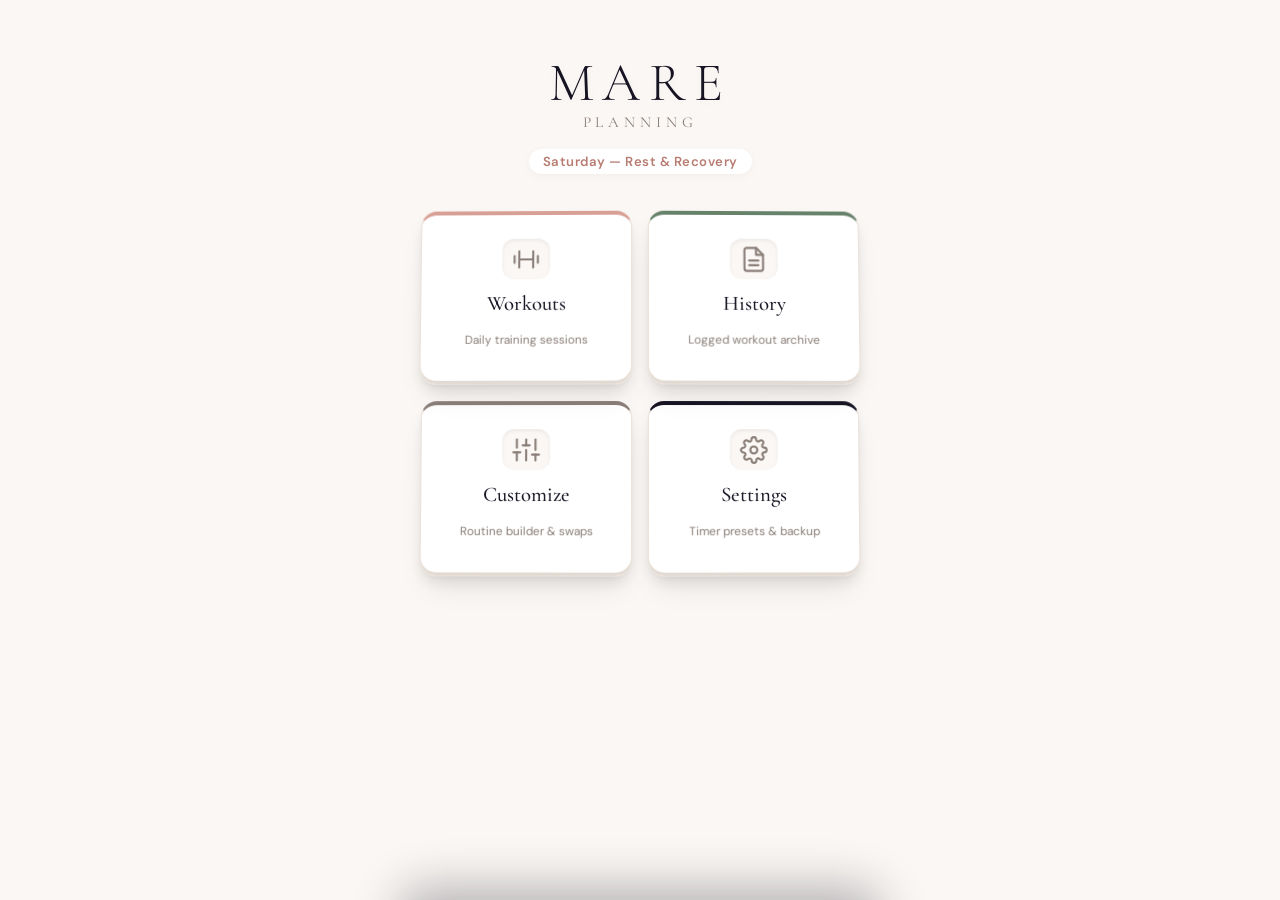
<file: index.html>
<!DOCTYPE html>
<html lang="en">
<head>
  <meta charset="UTF-8" />
  <meta name="viewport" content="width=device-width, initial-scale=1.0, viewport-fit=cover, user-scalable=no" />
  <title>MARE Planning</title>
  <meta name="description" content="Personal training companion" />
  <meta name="theme-color" content="#faf7f4" />
  <meta name="apple-mobile-web-app-capable" content="yes" />
  <meta name="apple-mobile-web-app-status-bar-style" content="default" />
  <meta name="apple-mobile-web-app-title" content="MARE Planning" />
  <link rel="manifest" href="manifest.json" />
  <link rel="apple-touch-icon" href="images/icons/icon-192.png" />
  <link rel="preconnect" href="https://fonts.googleapis.com" />
  <link rel="preconnect" href="https://fonts.gstatic.com" crossorigin />
  <link href="https://fonts.googleapis.com/css2?family=Cormorant+Garamond:ital,wght@0,300;0,400;0,500;0,600;1,300;1,400&family=DM+Sans:ital,wght@0,300;0,400;0,500;0,600;1,400&display=swap" rel="stylesheet" />
  <link rel="stylesheet" href="css/app.css?v=16" />
  <link rel="stylesheet" href="css/transitions.css?v=16" />
  <script>
    window.MareApp = window.MareApp || {
      _queued: null,
      navigateTo: function(v, el) { this._queued = { view: v, el: el }; },
      goHome: function() { this._queued = { view: 'home', el: null }; }
    };
    if ('serviceWorker' in navigator) {
      navigator.serviceWorker.addEventListener('controllerchange', function() {
        window.location.reload();
      });
    }
  </script>
</head>
<body>

  <!-- ═══════════════════ HOME VIEW ═══════════════════ -->
  <section class="view-container view-active" id="view-home">
    <header class="home-header">
      <h1 class="masthead">MARE</h1>
      <p class="masthead-sub">Planning</p>
      <p class="today-label" id="home-today-label">Today's Training</p>
    </header>

    <div class="home-cards">
      <button class="home-card card-workouts" type="button" data-view="workouts" onclick="window.MareApp && window.MareApp.navigateTo('workouts', this)">
        <div class="card-icon">
          <svg width="28" height="28" viewBox="0 0 24 24" fill="none" stroke="currentColor" stroke-width="1.8" stroke-linecap="round" stroke-linejoin="round">
            <path d="M6 5v14M18 5v14M2 9v6M22 9v6M6 12h12"/>
          </svg>
        </div>
        <h2 class="card-title">Workouts</h2>
        <p class="card-subtitle">Daily training sessions</p>
      </button>

      <button class="home-card card-log" type="button" data-view="log" onclick="window.MareApp && window.MareApp.navigateTo('log', this)">
        <div class="card-icon">
          <svg width="28" height="28" viewBox="0 0 24 24" fill="none" stroke="currentColor" stroke-width="1.8" stroke-linecap="round" stroke-linejoin="round">
            <path d="M14 2H6a2 2 0 0 0-2 2v16a2 2 0 0 0 2 2h12a2 2 0 0 0 2-2V8z"/>
            <polyline points="14 2 14 8 20 8"/>
            <line x1="16" y1="13" x2="8" y2="13"/>
            <line x1="16" y1="17" x2="8" y2="17"/>
          </svg>
        </div>
        <h2 class="card-title">History</h2>
        <p class="card-subtitle">Logged workout archive</p>
      </button>

      <button class="home-card card-customize" type="button" data-view="customize" onclick="window.MareApp && window.MareApp.navigateTo('customize', this)">
        <div class="card-icon">
          <svg width="28" height="28" viewBox="0 0 24 24" fill="none" stroke="currentColor" stroke-width="1.8" stroke-linecap="round" stroke-linejoin="round">
            <line x1="4" y1="21" x2="4" y2="14"/>
            <line x1="4" y1="10" x2="4" y2="3"/>
            <line x1="12" y1="21" x2="12" y2="12"/>
            <line x1="12" y1="8" x2="12" y2="3"/>
            <line x1="20" y1="21" x2="20" y2="16"/>
            <line x1="20" y1="12" x2="20" y2="3"/>
            <line x1="1" y1="14" x2="7" y2="14"/>
            <line x1="9" y1="8" x2="15" y2="8"/>
            <line x1="17" y1="16" x2="23" y2="16"/>
          </svg>
        </div>
        <h2 class="card-title">Customize</h2>
        <p class="card-subtitle">Routine builder & swaps</p>
      </button>

      <button class="home-card card-settings" type="button" data-view="settings" onclick="window.MareApp && window.MareApp.navigateTo('settings', this)">
        <div class="card-icon">
          <svg width="28" height="28" viewBox="0 0 24 24" fill="none" stroke="currentColor" stroke-width="1.8" stroke-linecap="round" stroke-linejoin="round">
            <circle cx="12" cy="12" r="3"/>
            <path d="M19.4 15a1.65 1.65 0 0 0 .33 1.82l.06.06a2 2 0 0 1 0 2.83 2 2 0 0 1-2.83 0l-.06-.06a1.65 1.65 0 0 0-1.82-.33 1.65 1.65 0 0 0-1 1.51V21a2 2 0 0 1-2 2 2 2 0 0 1-2-2v-.09A1.65 1.65 0 0 0 9 19.4a1.65 1.65 0 0 0-1.82.33l-.06.06a2 2 0 0 1-2.83 0 2 2 0 0 1 0-2.83l.06-.06a1.65 1.65 0 0 0 .33-1.82 1.65 1.65 0 0 0-1.51-1H3a2 2 0 0 1-2-2 2 2 0 0 1 2-2h.09A1.65 1.65 0 0 0 4.6 9a1.65 1.65 0 0 0-.33-1.82l-.06-.06a2 2 0 0 1 0-2.83 2 2 0 0 1 2.83 0l.06.06a1.65 1.65 0 0 0 1.82.33H9a1.65 1.65 0 0 0 1-1.51V3a2 2 0 0 1 2-2 2 2 0 0 1 2 2v.09a1.65 1.65 0 0 0 1 1.51 1.65 1.65 0 0 0 1.82-.33l.06-.06a2 2 0 0 1 2.83 0 2 2 0 0 1 0 2.83l-.06.06a1.65 1.65 0 0 0-.33 1.82V9a1.65 1.65 0 0 0 1.51 1H21a2 2 0 0 1 2 2 2 2 0 0 1-2 2h-.09a1.65 1.65 0 0 0-1.51 1z"/>
          </svg>
        </div>
        <h2 class="card-title">Settings</h2>
        <p class="card-subtitle">Timer presets & backup</p>
      </button>
    </div>
  </section>

  <!-- ═══════════════════ WORKOUTS VIEW ═══════════════════ -->
  <section class="view-container" id="view-workouts">
    <header class="view-header">
      <button class="back-btn" aria-label="Back to home">
        <svg width="18" height="18" viewBox="0 0 24 24" fill="none" stroke="currentColor" stroke-width="2" stroke-linecap="round" stroke-linejoin="round">
          <line x1="19" y1="12" x2="5" y2="12"/>
          <polyline points="12 19 5 12 12 5"/>
        </svg>
        <span>Home</span>
      </button>
      <h1 class="view-title">Workouts</h1>
    </header>

    <div class="plan-toggle volume-toggle">
      <button class="plan-btn vol-btn active" data-plan="plan1" data-volume="plan1">Plan 1</button>
      <button class="plan-btn vol-btn" data-plan="plan2" data-volume="plan2">Plan 2</button>
      <button class="plan-btn vol-btn" data-plan="custom" data-volume="custom">Custom</button>
    </div>

    <!-- 7-day selector -->
    <div class="weekday-track" id="workout-weekday-track">
      <button class="day-chip" data-day="mon">Mon</button>
      <button class="day-chip" data-day="tue">Tue</button>
      <button class="day-chip" data-day="wed">Wed</button>
      <button class="day-chip" data-day="thu">Thu</button>
      <button class="day-chip" data-day="fri">Fri</button>
      <button class="day-chip" data-day="sat">Sat</button>
      <button class="day-chip" data-day="sun">Sun</button>
    </div>

    <div class="workout-day-header">
      <h2 class="workout-day-title" id="workout-day-title"></h2>
      <p class="workout-day-focus" id="workout-day-focus"></p>
    </div>

    <div class="exercise-list-container" id="exercise-list"></div>
  </section>

  <!-- ═══════════════════ HISTORY VIEW ═══════════════════ -->
  <section class="view-container" id="view-log">
    <header class="view-header">
      <button class="back-btn" aria-label="Back to home">
        <svg width="18" height="18" viewBox="0 0 24 24" fill="none" stroke="currentColor" stroke-width="2" stroke-linecap="round" stroke-linejoin="round">
          <line x1="19" y1="12" x2="5" y2="12"/>
          <polyline points="12 19 5 12 12 5"/>
        </svg>
        <span>Home</span>
      </button>
      <h1 class="view-title">History</h1>
    </header>
    <div id="log-content" class="view-body"></div>
  </section>

  <!-- ═══════════════════ CUSTOMIZE VIEW ═══════════════════ -->
  <section class="view-container" id="view-customize">
    <header class="view-header">
      <button class="back-btn" aria-label="Back to home">
        <svg width="18" height="18" viewBox="0 0 24 24" fill="none" stroke="currentColor" stroke-width="2" stroke-linecap="round" stroke-linejoin="round">
          <line x1="19" y1="12" x2="5" y2="12"/>
          <polyline points="12 19 5 12 12 5"/>
        </svg>
        <span>Home</span>
      </button>
      <h1 class="view-title">Customize</h1>
    </header>
    <div id="customize-content" class="view-body"></div>
  </section>

  <!-- ═══════════════════ SETTINGS VIEW ═══════════════════ -->
  <section class="view-container" id="view-settings">
    <header class="view-header">
      <button class="back-btn" aria-label="Back to home">
        <svg width="18" height="18" viewBox="0 0 24 24" fill="none" stroke="currentColor" stroke-width="2" stroke-linecap="round" stroke-linejoin="round">
          <line x1="19" y1="12" x2="5" y2="12"/>
          <polyline points="12 19 5 12 12 5"/>
        </svg>
        <span>Home</span>
      </button>
      <h1 class="view-title">Settings</h1>
    </header>
    <div id="settings-content" class="view-body"></div>
  </section>

  <!-- ═══════════════════ SOLID DETAIL MODAL (IPHONE 13 MINI OPTIMIZED) ═══════════════════ -->
  <div class="detail-sheet-backdrop" id="detail-backdrop"></div>
  <div class="detail-sheet" id="detail-sheet">
    <div class="drag-handle" id="detail-drag-handle"></div>
    <div class="detail-modal-body" id="detail-modal-content"></div>
  </div>

  <!-- ═══════════════════ FLOATING UNDO TOAST BANNER ═══════════════════ -->
  <div id="undo-toast" class="undo-toast hidden" role="status" aria-live="polite">
    <div class="undo-content">
      <div class="undo-text">
        <span class="undo-title">Session Saved</span>
        <span class="undo-sub">Workout compiled to History</span>
      </div>
      <button type="button" class="undo-btn" id="undo-toast-btn" aria-label="Undo session completion">Undo</button>
    </div>
    <div class="undo-progress-track">
      <div class="undo-progress-bar"></div>
    </div>
  </div>

  <!-- ═══════════════════ 3D CONFETTI CANVAS ═══════════════════ -->
  <canvas id="confetti-canvas" class="confetti-canvas"></canvas>

  <!-- Scripts -->
  <script src="js/data.js?v=16"></script>
  <script src="js/editor.js?v=16"></script>
  <script src="js/timer.js?v=16"></script>
  <script src="js/tracker.js?v=16"></script>
  <script src="js/confetti.js?v=16"></script>
  <script src="js/app.js?v=16"></script>
</body>
</html>
</file>
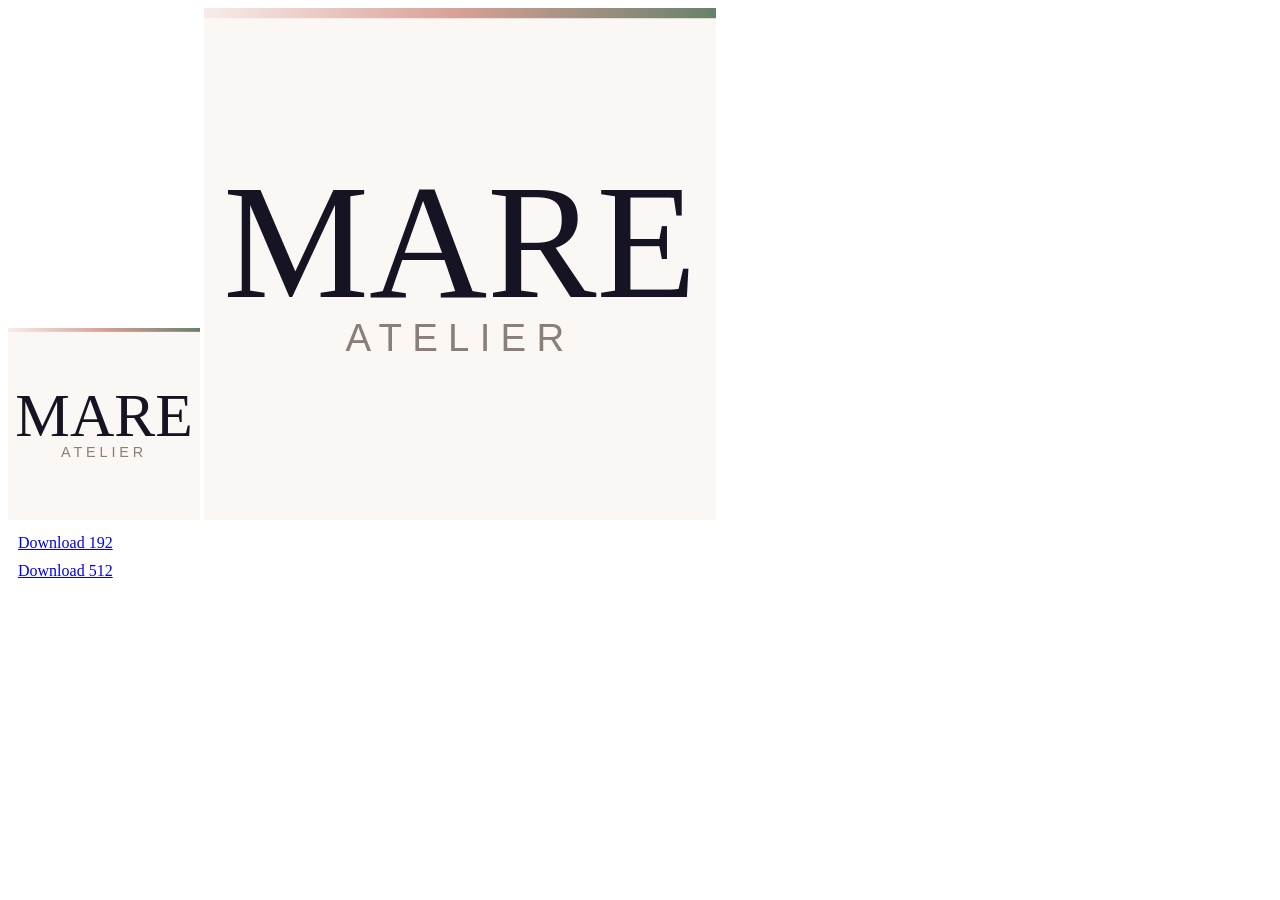
<file: images/icons/generate_icons.html>
<!DOCTYPE html>
<html><head><title>MARE Icon Generator</title></head>
<body>
<canvas id="c192" width="192" height="192"></canvas>
<canvas id="c512" width="512" height="512"></canvas>
<script>
function drawIcon(canvas, size) {
  const ctx = canvas.getContext('2d');
  // Background
  ctx.fillStyle = '#faf7f4';
  ctx.fillRect(0, 0, size, size);
  
  // Top accent line
  const grad = ctx.createLinearGradient(0, 0, size, 0);
  grad.addColorStop(0, '#f7ece9');
  grad.addColorStop(0.5, '#d89f95');
  grad.addColorStop(1, '#67826a');
  ctx.fillStyle = grad;
  ctx.fillRect(0, 0, size, size * 0.02);
  
  // Text
  ctx.fillStyle = '#161322';
  ctx.textAlign = 'center';
  ctx.textBaseline = 'middle';
  ctx.font = `300 ${size * 0.32}px Georgia, serif`;
  ctx.fillText('MARE', size / 2, size * 0.48);
  
  // Subtitle
  ctx.fillStyle = '#8a7e78';
  ctx.font = `300 ${size * 0.075}px sans-serif`;
  ctx.letterSpacing = `${size * 0.02}px`;
  ctx.fillText('ATELIER', size / 2, size * 0.65);
}

drawIcon(document.getElementById('c192'), 192);
drawIcon(document.getElementById('c512'), 512);

// Download links
['192', '512'].forEach(s => {
  const canvas = document.getElementById('c' + s);
  const link = document.createElement('a');
  link.download = 'icon-' + s + '.png';
  link.href = canvas.toDataURL('image/png');
  document.body.appendChild(link);
  link.textContent = 'Download ' + s;
  link.style.display = 'block';
  link.style.margin = '10px';
});
</script>
</body></html>
</file>
<file: css/app.css>
/* ═══════════════════════════════════════════════════════════
   MARE Planning — Physical Matte Neomorphism Design System
   ═══════════════════════════════════════════════════════════ */

:root {
  --cream: #faf7f4;
  --warm-white: #ffffff;
  --twilight: #161322;
  --blush: #d89f95;
  --blush-deep: #b87c72;
  --blush-soft: #f7ece9;
  --sage: #67826a;
  --sage-deep: #4f6852;
  --sage-soft: #eaf0eb;
  --stone: #8a7e78;
  --stone-light: #beb4ad;
  --border: #ebe2db;
  --border-dark: #d5c8be;
  --danger: #c47268;
  
  --font-serif: 'Cormorant Garamond', Georgia, serif;
  --font-sans: 'DM Sans', -apple-system, sans-serif;

  /* Physical Matte Elevation Shadows */
  --shadow-plate: 0 14px 28px -4px rgba(22, 19, 34, 0.08), 0 6px 12px -2px rgba(22, 19, 34, 0.04), inset 0 1px 0 rgba(255, 255, 255, 0.95);
  --shadow-plate-active: 0 4px 10px rgba(22, 19, 34, 0.05), inset 0 1px 0 rgba(255, 255, 255, 0.8);
  --shadow-float: 0 20px 40px -8px rgba(22, 19, 34, 0.12), 0 8px 16px -4px rgba(22, 19, 34, 0.06);
  --shadow-key: 0 4px 0 #cfc3b8, 0 6px 12px rgba(22, 19, 34, 0.08);
  --shadow-key-pressed: 0 1px 0 #cfc3b8, inset 0 2px 4px rgba(22, 19, 34, 0.1);
  --shadow-key-checked: 0 4px 0 var(--sage-deep), 0 6px 14px rgba(103, 130, 106, 0.3);
  --shadow-key-checked-pressed: 0 1px 0 var(--sage-deep), inset 0 2px 4px rgba(0, 0, 0, 0.15);
}

*, *::before, *::after {
  box-sizing: border-box;
  -webkit-tap-highlight-color: transparent;
}

body {
  margin: 0;
  padding: 0;
  background-color: var(--cream);
  color: var(--twilight);
  font-family: var(--font-sans);
  -webkit-font-smoothing: antialiased;
  padding-bottom: env(safe-area-inset-bottom, 20px);
  overflow-x: hidden;
}

::selection {
  background-color: var(--blush-soft);
}

h1, h2, h3 {
  font-family: var(--font-serif);
  margin: 0;
}

button {
  font-family: var(--font-sans);
  cursor: pointer;
}

input {
  font-family: var(--font-sans);
}

.hidden {
  display: none !important;
}

/* ── View System ── */
.view-container {
  display: none;
  max-width: 480px;
  margin: 0 auto;
  padding: 0 16px 32px;
  min-height: 100vh;
}

.view-container.view-active {
  display: block;
}

/* ── View Header ── */
.view-header {
  display: flex;
  align-items: center;
  gap: 12px;
  padding: 16px 0 20px;
  position: sticky;
  top: 0;
  background: var(--cream);
  z-index: 50;
}

.back-btn {
  background: var(--warm-white);
  border: 1px solid var(--border);
  box-shadow: 0 2px 6px rgba(22, 19, 34, 0.04);
  font-size: 0.88rem;
  color: var(--blush-deep);
  font-weight: 500;
  padding: 8px 14px;
  min-height: 42px;
  border-radius: 21px;
  display: flex;
  align-items: center;
  gap: 6px;
  transition: transform 0.1s ease, box-shadow 0.1s ease;
}

.back-btn:active {
  transform: scale(0.96);
  box-shadow: none;
}

.view-title {
  font-size: 1.5rem;
  font-weight: 400;
  letter-spacing: -0.3px;
}

.view-body {
  padding-bottom: 40px;
}

/* ═══════════════ HOME HUB ═══════════════ */
#view-home {
  padding-top: 0;
}

.home-header {
  text-align: center;
  padding: 56px 0 28px;
}

.masthead {
  font-family: var(--font-serif);
  font-size: 3.4rem;
  font-weight: 300;
  letter-spacing: 0.16em;
  color: var(--twilight);
  line-height: 1;
  margin-bottom: 3px;
  text-shadow: 0 2px 8px rgba(22, 19, 34, 0.05);
}

.masthead-sub {
  font-family: var(--font-serif);
  font-size: 0.95rem;
  font-weight: 400;
  color: var(--stone);
  letter-spacing: 0.32em;
  text-transform: uppercase;
  margin: 0 0 18px;
}

.today-label {
  font-size: 0.82rem;
  color: var(--blush-deep);
  font-weight: 600;
  letter-spacing: 0.5px;
  margin: 0;
  display: inline-block;
  padding: 4px 14px;
  background: var(--warm-white);
  border-radius: 99px;
  box-shadow: 0 2px 8px rgba(22, 19, 34, 0.04);
}

.home-cards {
  display: grid;
  grid-template-columns: 1fr 1fr;
  gap: 16px;
  padding: 8px 4px 20px;
  perspective: 1200px;
  -webkit-perspective: 1200px;
}

@media (max-width: 340px) {
  .home-cards { grid-template-columns: 1fr; }
}

.home-card {
  background: var(--warm-white);
  height: 175px;
  border-radius: 16px;
  padding: 24px 16px;
  display: flex;
  flex-direction: column;
  justify-content: center;
  align-items: center;
  text-align: center;
  cursor: pointer;
  border: 1px solid var(--border);
  box-shadow: 
    inset 0 1.5px 0 rgba(255, 255, 255, 1),
    inset 0 -3px 0 #e2dad2,
    0 2px 4px rgba(22, 19, 34, 0.04),
    0 8px 16px -2px rgba(22, 19, 34, 0.09),
    0 18px 28px -6px rgba(22, 19, 34, 0.07);
  transform: rotateX(4deg) translateY(0);
  transition: transform 0.22s cubic-bezier(0.2, 0.9, 0.3, 1), box-shadow 0.22s ease;
  position: relative;
  overflow: hidden;
  touch-action: manipulation;
  -webkit-touch-callout: none;
  -webkit-user-select: none;
  user-select: none;
  opacity: 1;
  outline: none;
  font-family: inherit;
  -webkit-appearance: none;
  appearance: none;
  width: 100%;
}

.home-card * {
  pointer-events: none;
}

.home-card:active {
  transform: rotateX(1.5deg) translateY(3px) scale(0.97) !important;
  box-shadow: 
    inset 0 1px 0 rgba(255, 255, 255, 0.8),
    inset 0 -1px 0 #ded6ce,
    0 3px 8px rgba(22, 19, 34, 0.06) !important;
}

.card-icon {
  font-size: 1.6rem;
  color: var(--stone);
  margin-bottom: 12px;
  display: flex;
  align-items: center;
  justify-content: center;
  width: 48px;
  height: 48px;
  border-radius: 12px;
  background: var(--cream);
  box-shadow: inset 0 2px 4px rgba(22, 19, 34, 0.06), 0 1px 0 rgba(255, 255, 255, 0.9);
}

.card-title {
  font-family: var(--font-serif);
  font-size: 1.3rem;
  font-weight: 500;
  margin-bottom: 4px;
  color: var(--twilight);
}

.card-subtitle {
  color: var(--stone);
  font-size: 0.74rem;
  font-weight: 400;
}

/* Physical Stacking Order & Directional Angular Tilt */
.card-workouts {
  z-index: 4;
  border-top: 4px solid var(--blush);
  transform: rotateX(4deg) rotateY(-1.2deg);
}

.card-log {
  z-index: 3;
  border-top: 4px solid var(--sage);
  transform: rotateX(4deg) rotateY(1.2deg);
}

.card-customize {
  z-index: 2;
  border-top: 4px solid var(--stone);
  transform: rotateX(3deg) rotateY(-1deg);
}

.card-settings {
  z-index: 1;
  border-top: 4px solid var(--twilight);
  transform: rotateX(3deg) rotateY(1deg);
}

/* ═══════════════ WORKOUTS VIEW ═══════════════ */

/* Plan Toggle */
.plan-toggle,
.volume-toggle {
  display: flex;
  background: var(--cream);
  border: 1px solid var(--border);
  box-shadow: inset 0 2px 4px rgba(22, 19, 34, 0.04);
  border-radius: 26px;
  padding: 4px;
  margin-bottom: 16px;
}

.plan-btn,
.vol-btn {
  flex: 1;
  text-align: center;
  padding: 10px 8px;
  border-radius: 22px;
  border: none;
  background: transparent;
  font-size: 0.82rem;
  font-weight: 500;
  color: var(--stone);
  transition: all 0.2s cubic-bezier(0.2, 0.9, 0.3, 1);
}

.plan-btn.active,
.vol-btn.active {
  background: var(--warm-white);
  color: var(--twilight);
  font-weight: 600;
  box-shadow: 0 4px 10px rgba(22, 19, 34, 0.08);
}

/* 7-Day Track */
.weekday-track {
  display: flex;
  gap: 8px;
  margin-bottom: 20px;
  overflow-x: auto;
  scrollbar-width: none;
  -webkit-overflow-scrolling: touch;
  padding: 4px 2px 8px;
}

.weekday-track::-webkit-scrollbar { display: none; }

.day-chip {
  min-width: 58px;
  height: 44px;
  border: 1px solid var(--border);
  border-radius: 12px;
  background: var(--warm-white);
  box-shadow: 0 2px 6px rgba(22, 19, 34, 0.04);
  color: var(--stone);
  font-size: 0.82rem;
  font-weight: 600;
  display: flex;
  align-items: center;
  justify-content: center;
  transition: all 0.2s cubic-bezier(0.2, 0.9, 0.3, 1);
  flex-shrink: 0;
}

.day-chip.active {
  background: var(--blush);
  color: var(--warm-white);
  border-color: var(--blush);
  box-shadow: 0 6px 14px rgba(216, 159, 149, 0.35);
  transform: translateY(-2px);
}

/* Workout Day Header */
.workout-day-header {
  margin-bottom: 18px;
}

.workout-day-title {
  font-size: 1.7rem;
  font-weight: 400;
  margin-bottom: 3px;
}

.workout-day-focus {
  font-size: 0.84rem;
  color: var(--stone);
  margin: 0;
}

/* ═══════════ EXERCISE CARDS & HERO POSTURE VIEW ═══════════ */
.exercise-list-container {
  display: flex;
  flex-direction: column;
  gap: 20px;
  padding-bottom: 90px;
}

.exercise-card {
  background: var(--warm-white);
  border-radius: 16px;
  padding: 16px;
  box-shadow: var(--shadow-plate);
  border: 1px solid rgba(255, 255, 255, 0.9);
  transition: background-color 0.3s ease, transform 0.2s ease, box-shadow 0.2s ease;
}

.exercise-card.completed {
  background: var(--sage-soft);
  box-shadow: 0 10px 24px rgba(103, 130, 106, 0.12);
}

/* Enlarged Full-Width Hero Media Posture Viewport */
.ex-media-hero {
  width: 100%;
  height: 215px;
  border-radius: 12px;
  overflow: hidden;
  position: relative;
  background: #ede6df;
  margin-bottom: 14px;
  cursor: pointer;
  box-shadow: inset 0 0 0 1px rgba(22, 19, 34, 0.05);
}

.ex-media-hero img {
  width: 100%;
  height: 100%;
  object-fit: cover;
  display: block;
  transition: opacity 0.3s ease, transform 0.4s ease;
}

.ex-media-hero:active img {
  transform: scale(1.02);
}

.ex-media-hero.placeholder {
  display: flex;
  align-items: center;
  justify-content: center;
  background: var(--cream);
  color: var(--stone-light);
}

/* Skeleton Shimmer Loading Placeholder */
.skeleton-shimmer {
  background: linear-gradient(90deg, #ede6df 25%, #fbf6f2 50%, #ede6df 75%);
  background-size: 200% 100%;
  animation: skeletonShimmer 1.5s infinite ease-in-out;
}

@keyframes skeletonShimmer {
  0% { background-position: -200% 0; }
  100% { background-position: 200% 0; }
}

.img-loading {
  opacity: 0;
}

.img-loaded {
  opacity: 1;
}

/* Exercise Meta Content */
.ex-content-body {
  display: flex;
  justify-content: space-between;
  align-items: flex-start;
  gap: 12px;
  margin-bottom: 14px;
}

.ex-info-block {
  flex: 1;
  min-width: 0;
}

.ex-title-row {
  display: flex;
  align-items: center;
  gap: 8px;
  flex-wrap: wrap;
}

.ex-number-tag {
  font-size: 0.74rem;
  font-weight: 700;
  color: var(--blush-deep);
  background: var(--blush-soft);
  padding: 2px 7px;
  border-radius: 6px;
}

.ex-name {
  font-family: var(--font-sans);
  font-size: 1.05rem;
  font-weight: 600;
  color: var(--twilight);
  margin: 0;
  line-height: 1.3;
}

.ex-target {
  font-size: 0.78rem;
  color: var(--stone);
  font-weight: 400;
  margin: 3px 0 0;
}

.ex-note, .ex-personal-note {
  font-size: 0.74rem;
  color: var(--stone);
  margin: 6px 0 0;
  line-height: 1.45;
}

.ex-personal-note {
  color: var(--blush-deep);
  font-style: italic;
}

.ex-badge {
  display: inline-block;
  font-size: 0.6rem;
  font-weight: 700;
  letter-spacing: 0.8px;
  text-transform: uppercase;
  padding: 2px 7px;
  border-radius: 4px;
}

.badge-superset {
  background: var(--blush-soft);
  color: var(--blush-deep);
}

.badge-circuit {
  background: var(--sage-soft);
  color: var(--sage);
}

.ex-meta-actions {
  text-align: right;
  flex-shrink: 0;
  display: flex;
  flex-direction: column;
  align-items: flex-end;
  gap: 6px;
}

.ex-prescription {
  font-size: 0.95rem;
  font-weight: 700;
}

.ex-rep-unit {
  font-size: 0.7rem;
  color: var(--stone);
}

.ex-swap-btn {
  width: 40px;
  height: 40px;
  border-radius: 10px;
  border: 1px solid var(--border);
  background: var(--warm-white);
  box-shadow: 0 2px 6px rgba(22, 19, 34, 0.05);
  color: var(--blush-deep);
  display: flex;
  align-items: center;
  justify-content: center;
  transition: transform 0.1s ease, box-shadow 0.1s ease;
}

.ex-swap-btn:active {
  transform: scale(0.92);
  box-shadow: none;
}

/* ═══════════ SOLID MECHANICAL SET BUTTONS ═══════════ */
.ex-sets-container {
  border-top: 1px solid var(--border);
  padding-top: 12px;
}

.ex-sets-grid {
  display: flex;
  flex-direction: column;
  gap: 4px;
}

.sets-header {
  display: grid;
  grid-template-columns: 32px 1fr 1fr 48px;
  gap: 8px;
  padding: 0 0 6px;
}

.set-label-header {
  font-size: 0.65rem;
  font-weight: 700;
  letter-spacing: 1px;
  text-transform: uppercase;
  color: var(--stone);
  text-align: center;
}

.set-row {
  display: grid;
  grid-template-columns: 32px 1fr 1fr 48px;
  gap: 8px;
  align-items: center;
  padding: 6px 0;
  border-bottom: 1px solid rgba(235, 226, 219, 0.4);
}

.set-row:last-child {
  border-bottom: none;
}

.sets-header.sets-header-cardio-3,
.set-row.set-row-cardio-3 {
  grid-template-columns: 24px 1fr 1fr 1fr 42px;
  gap: 6px;
}

.sets-header.sets-header-cardio-2,
.set-row.set-row-cardio-2 {
  grid-template-columns: 24px 1.2fr 1fr 42px;
  gap: 6px;
}

.set-row.set-completed {
  opacity: 0.65;
}

.set-number {
  font-size: 0.82rem;
  font-weight: 700;
  color: var(--stone);
  text-align: center;
}

.set-input-wrap {
  position: relative;
}

.set-input {
  width: 100%;
  height: 42px;
  border: 1px solid var(--border);
  border-radius: 8px;
  background: var(--cream);
  box-shadow: inset 0 2px 4px rgba(22, 19, 34, 0.04);
  text-align: center;
  font-family: var(--font-sans);
  font-size: 1rem;
  font-weight: 600;
  color: var(--twilight);
  -moz-appearance: textfield;
  appearance: textfield;
  transition: border-color 0.15s ease, background 0.15s ease;
}

.set-input:focus {
  outline: none;
  border-color: var(--blush);
  background: var(--warm-white);
}

.set-input::-webkit-outer-spin-button,
.set-input::-webkit-inner-spin-button {
  -webkit-appearance: none;
  margin: 0;
}

.set-input::placeholder {
  color: var(--stone-light);
  opacity: 0.65;
  font-style: italic;
  font-weight: 400;
  transition: opacity 0.15s ease;
}

.set-input:focus::placeholder {
  color: transparent;
  opacity: 0;
}

.set-input:disabled {
  background: #f0ebe6;
  opacity: 0.5;
}

/* Mechanical Keyboard Key Action */
.set-check {
  width: 44px;
  height: 42px;
  border-radius: 10px;
  border: 1px solid var(--border-dark);
  background: var(--warm-white);
  box-shadow: var(--shadow-key);
  color: var(--stone-light);
  display: flex;
  align-items: center;
  justify-content: center;
  transform: translateY(0);
  transition: transform 0.08s ease, box-shadow 0.08s ease, background-color 0.15s ease;
}

.set-check:active {
  transform: translateY(3px);
  box-shadow: var(--shadow-key-pressed);
}

.set-check.checked {
  background: var(--sage);
  border-color: var(--sage-deep);
  box-shadow: var(--shadow-key-checked);
  color: var(--warm-white);
}

.set-check.checked:active {
  transform: translateY(3px);
  box-shadow: var(--shadow-key-checked-pressed);
}

/* ═══════════ WEEKEND REST SCREEN (SAT & SUN) ═══════════ */
.weekend-rest-container {
  padding: 20px 0 60px;
}

.weekend-rest-card {
  background: var(--warm-white);
  border-radius: 20px;
  padding: 40px 24px;
  text-align: center;
  box-shadow: var(--shadow-float);
  border: 1px solid rgba(255, 255, 255, 0.9);
}

/* ═══════════ WEEKEND 3D VISUALS (SATURDAY MOON & SUNDAY GYROSCOPE) ═══════════ */

/* Saturday Moon 3D */
.moon-3d-wrap {
  position: relative;
  width: 120px;
  height: 120px;
  margin: 0 auto 16px;
  animation: moonFloat 6s ease-in-out infinite;
}

.moon-body {
  width: 100%;
  height: 100%;
  border-radius: 50%;
  background: radial-gradient(circle at 38% 35%, #fffdfa 0%, #f7ece9 35%, #e2c0b8 65%, #b87c72 100%);
  box-shadow:
    inset -16px -8px 24px rgba(184, 124, 114, 0.4),
    0 18px 40px rgba(184, 124, 114, 0.28);
  position: relative;
  overflow: hidden;
  animation: moonSpin 32s linear infinite;
}

.moon-crater {
  position: absolute;
  border-radius: 50%;
}

.moon-crater-1 {
  width: 22px;
  height: 22px;
  top: 26%;
  left: 28%;
  background: radial-gradient(circle at 35% 30%, #d89f95 0%, #a46d64 100%);
  box-shadow: inset 2px 2px 4px rgba(0, 0, 0, 0.2);
  opacity: 0.85;
}

.moon-crater-2 {
  width: 15px;
  height: 15px;
  top: 54%;
  left: 56%;
  background: radial-gradient(circle at 35% 30%, #d89f95 0%, #a46d64 100%);
  box-shadow: inset 1px 1px 3px rgba(0, 0, 0, 0.2);
  opacity: 0.8;
}

.moon-crater-3 {
  width: 10px;
  height: 10px;
  top: 38%;
  left: 62%;
  background: radial-gradient(circle at 35% 30%, #e2c0b8 0%, #b87c72 100%);
  box-shadow: inset 1px 1px 2px rgba(0, 0, 0, 0.15);
  opacity: 0.75;
}

.moon-shadow {
  position: absolute;
  inset: 0;
  border-radius: 50%;
  background: radial-gradient(circle at 75% 65%, rgba(40, 20, 25, 0.35) 0%, transparent 60%);
  pointer-events: none;
}

@keyframes moonSpin {
  0% { transform: rotate(0deg); }
  100% { transform: rotate(360deg); }
}

@keyframes moonFloat {
  0%, 100% { transform: translateY(0); }
  50% { transform: translateY(-7px); }
}

/* Saturday Romantic Easter Egg */
.weekend-love-message {
  font-family: var(--font-serif);
  font-style: italic;
  font-size: 1.02rem;
  font-weight: 400;
  color: var(--blush-deep);
  letter-spacing: 0.4px;
  margin: 0 auto 20px;
  text-align: center;
  animation: loveMsgPulse 6s ease-in-out infinite;
}

@keyframes loveMsgPulse {
  0%, 100% {
    opacity: 0.55;
    transform: translateY(0);
  }
  50% {
    opacity: 0.95;
    transform: translateY(-3px);
  }
}

/* Sunday 3D Concentric Mechanical Gyroscope */
.gyroscope-3d-wrap {
  position: relative;
  width: 120px;
  height: 120px;
  margin: 0 auto 24px;
  perspective: 600px;
  -webkit-perspective: 600px;
  transform-style: preserve-3d;
  -webkit-transform-style: preserve-3d;
}

.gyro-ring {
  position: absolute;
  border-radius: 50%;
  box-sizing: border-box;
}

.gyro-ring-outer {
  inset: 0;
  border: 5px solid var(--blush-deep);
  box-shadow: 0 4px 14px rgba(184, 124, 114, 0.25);
  animation: gyroSpinZ 9s linear infinite;
}

.gyro-ring-mid {
  inset: 15px;
  border: 5px solid var(--stone-light);
  box-shadow: 0 3px 10px rgba(138, 126, 120, 0.2);
  animation: gyroSpinX 13s linear infinite;
}

.gyro-ring-inner {
  inset: 30px;
  border: 5px solid var(--sage);
  box-shadow: 0 2px 8px rgba(103, 130, 106, 0.25);
  animation: gyroSpinY 17s linear infinite;
}

@keyframes gyroSpinZ {
  0% { transform: rotateZ(0deg) rotateX(15deg); }
  100% { transform: rotateZ(360deg) rotateX(15deg); }
}

@keyframes gyroSpinX {
  0% { transform: rotateX(0deg) rotateY(30deg); }
  100% { transform: rotateX(360deg) rotateY(30deg); }
}

@keyframes gyroSpinY {
  0% { transform: rotateY(0deg) rotateZ(45deg); }
  100% { transform: rotateY(360deg) rotateZ(45deg); }
}

/* ═══════════ WEEKEND CUSTOMIZATION & DYNAMIC REST CONTROLS ═══════════ */
.weekend-add-btn {
  display: inline-flex;
  align-items: center;
  justify-content: center;
  gap: 8px;
  margin: 24px auto 0;
  height: 44px;
  padding: 0 22px;
  border: 1px solid var(--border);
  border-radius: 22px;
  background: var(--cream);
  font-size: 0.86rem;
  font-weight: 700;
  color: var(--twilight);
  box-shadow: 0 2px 8px rgba(22, 19, 34, 0.05);
  cursor: pointer;
  transition: transform 0.12s ease, background 0.12s ease;
}

.weekend-add-btn:active {
  transform: scale(0.96);
  background: var(--warm-white);
}

.weekend-inline-form {
  margin-top: 24px;
  padding: 20px;
  border-radius: 16px;
  background: var(--cream);
  border: 1px solid var(--border);
  text-align: left;
}

.weekend-form-title {
  font-family: var(--font-serif);
  font-size: 1.25rem;
  font-weight: 600;
  color: var(--twilight);
  margin: 0 0 14px;
}

.weekend-form-actions {
  display: flex;
  gap: 10px;
  margin-top: 14px;
}

.weekend-save-btn {
  flex: 1;
  height: 42px;
  border-radius: 12px;
  font-size: 0.86rem;
}

.weekend-cancel-btn {
  height: 42px;
  padding: 0 16px;
  border-radius: 12px;
  font-size: 0.86rem;
}

.weekend-training-header {
  display: flex;
  align-items: center;
  justify-content: space-between;
  margin-bottom: 16px;
  padding: 0 4px;
}

.weekend-training-badge {
  font-size: 0.76rem;
  font-weight: 700;
  text-transform: uppercase;
  letter-spacing: 0.8px;
  color: var(--blush-deep);
  background: var(--blush-soft);
  padding: 6px 12px;
  border-radius: 20px;
}

.weekend-revert-btn {
  display: inline-flex;
  align-items: center;
  gap: 6px;
  height: 34px;
  padding: 0 14px;
  border-radius: 17px;
  border: 1px solid var(--border);
  background: var(--warm-white);
  font-size: 0.78rem;
  font-weight: 600;
  color: var(--stone);
  cursor: pointer;
  box-shadow: 0 2px 6px rgba(22, 19, 34, 0.04);
  transition: transform 0.12s ease;
}

.weekend-revert-btn:active {
  transform: scale(0.96);
}

/* Settings Love Signature */
.settings-love-signature {
  font-family: var(--font-serif);
  font-style: italic;
  font-size: 0.86rem;
  font-weight: 400;
  color: var(--stone-light);
  margin: 6px 0 0;
  text-align: center;
}

.weekend-rest-title {
  font-family: var(--font-serif);
  font-size: 2rem;
  font-weight: 500;
  margin-bottom: 8px;
  color: var(--twilight);
}

.weekend-rest-focus {
  font-size: 0.88rem;
  font-weight: 600;
  color: var(--blush-deep);
  letter-spacing: 0.5px;
  margin-bottom: 16px;
  text-transform: uppercase;
}

.weekend-rest-desc {
  font-size: 0.9rem;
  color: var(--stone);
  line-height: 1.65;
  margin: 0 0 24px;
}

.weekend-pillars {
  display: grid;
  grid-template-columns: 1fr 1fr;
  gap: 12px;
  margin-top: 16px;
}

.pillar-item {
  background: var(--cream);
  border-radius: 12px;
  padding: 14px;
  text-align: left;
}

.pillar-title {
  font-size: 0.78rem;
  font-weight: 700;
  color: var(--twilight);
  margin-bottom: 4px;
}

.pillar-text {
  font-size: 0.72rem;
  color: var(--stone);
  line-height: 1.4;
  margin: 0;
}

/* ── Cardio Day ── */
.cardio-intro {
  font-size: 0.9rem;
  color: var(--stone);
  line-height: 1.65;
  margin-bottom: 20px;
}

.cardio-grid {
  display: flex;
  flex-direction: column;
  gap: 18px;
}

.cardio-option-card {
  background: var(--warm-white);
  border-radius: 16px;
  overflow: hidden;
  box-shadow: var(--shadow-plate);
}

.cardio-img {
  width: 100%;
  height: 200px;
  object-fit: cover;
  display: block;
}

.cardio-option-body {
  padding: 18px;
}

.cardio-option-title {
  font-family: var(--font-serif);
  font-size: 1.3rem;
  font-weight: 500;
  margin: 0 0 4px;
}

.cardio-option-desc {
  font-size: 0.82rem;
  color: var(--stone);
  line-height: 1.5;
  margin: 0 0 12px;
}

.cardio-badge {
  display: inline-block;
  font-size: 0.7rem;
  font-weight: 600;
  color: var(--blush-deep);
  background: var(--blush-soft);
  padding: 4px 14px;
  border-radius: 99px;
}

/* ── Friday Sections ── */
.friday-section {
  display: flex;
  flex-direction: column;
  gap: 20px;
  margin-bottom: 28px;
}

.section-label {
  font-family: var(--font-serif);
  font-size: 1.25rem;
  font-weight: 500;
  color: var(--twilight);
  margin: 0;
}

.section-label-row {
  display: flex;
  align-items: center;
  justify-content: space-between;
  margin: 0;
}

.circuit-tag {
  font-size: 0.68rem;
  font-weight: 700;
  color: var(--sage);
  background: var(--sage-soft);
  padding: 4px 12px;
  border-radius: 99px;
}

.coaching-tip {
  margin-top: 16px;
  padding: 14px 16px;
  background: var(--warm-white);
  border-left: 4px solid var(--blush);
  border-radius: 0 8px 8px 0;
  font-size: 0.82rem;
  color: var(--stone);
  line-height: 1.6;
  box-shadow: 0 2px 8px rgba(22, 19, 34, 0.03);
}

.coaching-tip strong {
  color: var(--twilight);
  font-weight: 700;
}

/* ═══════════════ 3D PHYSICAL "WORKOUT DONE!" BUTTON ═══════════════ */
.workout-done-container {
  padding: 24px 0 36px;
  text-align: center;
}

.workout-done-btn {
  width: 100%;
  height: 56px;
  background: var(--warm-white);
  border: 1px solid var(--border-dark);
  border-radius: 16px;
  box-shadow: 0 6px 0 #cfc3b8, 0 10px 20px rgba(22, 19, 34, 0.1);
  font-family: var(--font-sans);
  font-size: 1.05rem;
  font-weight: 700;
  color: var(--twilight);
  letter-spacing: 0.3px;
  cursor: pointer;
  display: flex;
  align-items: center;
  justify-content: center;
  transition: transform 0.08s ease, box-shadow 0.08s ease;
  user-select: none;
  -webkit-user-select: none;
}

.workout-done-btn:active {
  transform: translateY(4px);
  box-shadow: 0 2px 0 #cfc3b8, 0 4px 8px rgba(22, 19, 34, 0.08);
}

/* ═══════════════ FLOATING UNDO TOAST BANNER ═══════════════ */
.undo-toast {
  position: fixed;
  bottom: 24px;
  left: 16px;
  right: 16px;
  max-width: 448px;
  margin: 0 auto;
  background: var(--warm-white);
  border: 1px solid var(--border-dark);
  border-radius: 16px;
  box-shadow: 0 12px 32px rgba(22, 19, 34, 0.16), 0 2px 6px rgba(22, 19, 34, 0.06);
  z-index: 900;
  overflow: hidden;
  opacity: 0;
  transform: translateY(20px);
  pointer-events: none;
  transition: opacity 0.22s cubic-bezier(0.2, 0.9, 0.3, 1), transform 0.22s cubic-bezier(0.2, 0.9, 0.3, 1);
}

.undo-toast.visible {
  opacity: 1;
  transform: translateY(0);
  pointer-events: auto;
}

.undo-content {
  display: flex;
  align-items: center;
  justify-content: space-between;
  padding: 14px 18px;
  gap: 12px;
}

.undo-text {
  display: flex;
  flex-direction: column;
  gap: 2px;
}

.undo-title {
  font-family: var(--font-serif);
  font-size: 1.15rem;
  font-weight: 600;
  color: var(--twilight);
  line-height: 1.1;
}

.undo-sub {
  font-size: 0.76rem;
  color: var(--stone);
  font-weight: 500;
}

.undo-btn {
  background: var(--blush-soft);
  border: 1px solid var(--blush);
  border-radius: 10px;
  color: var(--blush-deep);
  font-size: 0.84rem;
  font-weight: 700;
  padding: 8px 16px;
  min-height: 36px;
  cursor: pointer;
  box-shadow: 0 2px 0 var(--blush-deep);
  transition: transform 0.08s ease, box-shadow 0.08s ease;
  user-select: none;
  -webkit-user-select: none;
}

.undo-btn:active {
  transform: translateY(2px);
  box-shadow: 0 0 0 var(--blush-deep);
}

.undo-progress-track {
  width: 100%;
  height: 3px;
  background: var(--border);
  overflow: hidden;
}

.undo-progress-bar {
  width: 100%;
  height: 100%;
  background: var(--blush);
}

/* ═══════════════ 3D CONFETTI CANVAS OVERLAY ═══════════════ */
.confetti-canvas {
  position: fixed;
  inset: 0;
  width: 100vw;
  height: 100vh;
  pointer-events: none;
  z-index: 9999;
  display: none;
}

/* ═══════════════ GRANULAR HISTORY VIEW (ACCORDION) ═══════════════ */
.history-session-card {
  background: var(--warm-white);
  border-radius: 16px;
  border: 1px solid var(--border);
  margin-bottom: 16px;
  box-shadow: var(--shadow-plate);
  overflow: hidden;
  transition: box-shadow 0.2s ease;
}

.session-header {
  padding: 16px 18px;
  cursor: pointer;
  user-select: none;
  -webkit-user-select: none;
  transition: background 0.15s ease;
}

.session-header:active {
  background: var(--cream);
}

.session-header-meta {
  display: flex;
  justify-content: space-between;
  align-items: center;
  margin-bottom: 6px;
}

.session-date {
  font-size: 0.78rem;
  font-weight: 600;
  color: var(--stone);
  letter-spacing: 0.3px;
  text-transform: uppercase;
}

.session-plan-badge {
  font-size: 0.68rem;
  font-weight: 700;
  color: var(--blush-deep);
  background: var(--blush-soft);
  padding: 3px 10px;
  border-radius: 99px;
}

.session-header-main {
  display: flex;
  justify-content: space-between;
  align-items: center;
  gap: 12px;
}

.session-title-wrap {
  display: flex;
  flex-direction: column;
  gap: 2px;
}

.session-day-title {
  font-family: var(--font-serif);
  font-size: 1.25rem;
  font-weight: 600;
  color: var(--twilight);
  margin: 0;
  line-height: 1.2;
}

.session-sets-count {
  font-size: 0.78rem;
  color: var(--stone);
  font-weight: 500;
}

.session-chevron {
  color: var(--stone-light);
  display: flex;
  align-items: center;
  justify-content: center;
  flex-shrink: 0;
  transition: transform 0.24s cubic-bezier(0.2, 0.9, 0.3, 1), color 0.15s ease;
}

.history-session-card.expanded .session-chevron {
  transform: rotate(180deg);
  color: var(--twilight);
}

.session-body {
  max-height: 0;
  overflow: hidden;
  opacity: 0;
  transition: max-height 0.36s cubic-bezier(0.2, 0.9, 0.3, 1), opacity 0.25s ease, padding 0.25s ease;
  background: #fdfcfb;
  border-top: 1px solid var(--border);
}

.history-session-card.expanded .session-body {
  max-height: 3000px;
  opacity: 1;
  padding: 16px 18px 20px;
}

.session-exercises {
  display: flex;
  flex-direction: column;
  gap: 16px;
}

.session-ex-block {
  background: var(--warm-white);
  border: 1px solid var(--border);
  border-radius: 12px;
  padding: 12px 14px;
  box-shadow: 0 1px 4px rgba(22, 19, 34, 0.03);
}

.session-ex-name {
  font-family: var(--font-serif);
  font-size: 1.05rem;
  font-weight: 600;
  color: var(--twilight);
  margin: 0 0 10px;
}

.session-table {
  width: 100%;
  border-collapse: collapse;
  font-size: 0.82rem;
}

.session-table th {
  text-align: left;
  font-size: 0.68rem;
  font-weight: 700;
  text-transform: uppercase;
  letter-spacing: 0.6px;
  color: var(--stone);
  padding: 4px 6px 8px;
  border-bottom: 1px solid var(--border);
}

.session-table td {
  padding: 8px 6px;
  border-bottom: 1px solid #f2ede8;
  color: var(--twilight);
  font-weight: 500;
}

.session-table tr:last-child td {
  border-bottom: none;
}

.td-set {
  font-weight: 700;
  color: var(--stone);
  width: 44px;
}

.td-load {
  font-weight: 600;
}

.td-reps {
  color: var(--stone);
  font-weight: 500;
}

.set-row-completed .td-set {
  color: var(--sage);
}

.overload-pill {
  display: inline-block;
  font-size: 0.66rem;
  font-weight: 700;
  color: var(--sage-deep);
  background: var(--sage-soft);
  border: 1px solid var(--sage);
  padding: 1px 7px;
  border-radius: 99px;
  margin-left: 6px;
  vertical-align: middle;
}

.session-no-ex {
  font-size: 0.84rem;
  color: var(--stone);
  margin: 0;
  font-style: italic;
}

/* ═══════════════ CUSTOMIZE VIEW ═══════════════ */
.customize-content {
  padding-bottom: 40px;
}

.customize-label {
  font-size: 0.72rem;
  font-weight: 700;
  letter-spacing: 1.5px;
  text-transform: uppercase;
  color: var(--stone);
  margin-bottom: 12px;
  display: block;
}

.editor-exercise-list {
  margin: 16px 0;
  display: flex;
  flex-direction: column;
  gap: 8px;
}

.editor-exercise-row {
  display: flex;
  align-items: center;
  gap: 12px;
  padding: 14px 16px;
  background: var(--warm-white);
  border-radius: 12px;
  box-shadow: var(--shadow-plate);
}

.editor-ex-number {
  font-size: 0.78rem;
  font-weight: 700;
  color: var(--stone);
  width: 22px;
  text-align: center;
  flex-shrink: 0;
}

.editor-ex-info {
  flex: 1;
  display: flex;
  flex-direction: column;
  min-width: 0;
}

.editor-ex-name {
  font-size: 0.92rem;
  font-weight: 600;
  color: var(--twilight);
  overflow: hidden;
  text-overflow: ellipsis;
  white-space: nowrap;
}

.editor-ex-sub {
  font-size: 0.74rem;
  color: var(--stone);
  margin-top: 2px;
}

.editor-ex-actions {
  display: flex;
  gap: 6px;
  flex-shrink: 0;
}

.editor-action-btn {
  width: 36px;
  height: 36px;
  border: 1px solid var(--border);
  border-radius: 8px;
  background: var(--cream);
  color: var(--stone);
  display: flex;
  align-items: center;
  justify-content: center;
  transition: transform 0.1s ease;
}

.editor-action-btn:active {
  transform: scale(0.92);
}

.editor-action-btn:disabled {
  opacity: 0.3;
}

.editor-delete-btn {
  color: var(--danger);
  border-color: rgba(196, 114, 104, 0.4);
}

.editor-add-form {
  background: var(--warm-white);
  border-radius: 16px;
  padding: 20px;
  margin: 24px 0;
  box-shadow: var(--shadow-plate);
}

.editor-form-title {
  font-size: 1.1rem;
  font-weight: 500;
  margin-bottom: 14px;
}

.editor-input {
  width: 100%;
  height: 44px;
  border: 1px solid var(--border);
  border-radius: 10px;
  padding: 0 14px;
  font-size: 0.92rem;
  background: var(--cream);
  margin-bottom: 10px;
  transition: border-color 0.15s ease;
}

.editor-input:focus {
  outline: none;
  border-color: var(--blush);
  background: var(--warm-white);
}

.editor-input-row {
  display: flex;
  gap: 10px;
}

.editor-input-small {
  width: auto;
  flex: 1;
}

.editor-add-btn {
  margin-top: 6px;
}

.editor-reset-btn {
  margin-top: 10px;
}

/* ═══════════════ SETTINGS VIEW ═══════════════ */
.settings-group {
  margin-bottom: 30px;
}

.settings-title {
  font-size: 1.2rem;
  font-weight: 500;
  margin-bottom: 6px;
}

.settings-desc {
  font-size: 0.82rem;
  color: var(--stone);
  margin: 0 0 14px;
}

.settings-btn {
  margin-bottom: 10px;
}

.timer-preset-row {
  display: flex;
  gap: 10px;
}

.preset-btn {
  flex: 1;
  height: 46px;
  border: 1px solid var(--border);
  border-radius: 10px;
  background: var(--warm-white);
  box-shadow: var(--shadow-plate);
  font-size: 0.95rem;
  font-weight: 600;
  color: var(--stone);
  transition: all 0.15s ease;
}

.preset-btn.active {
  background: var(--sage);
  color: var(--warm-white);
  border-color: var(--sage-deep);
  box-shadow: 0 4px 12px rgba(103, 130, 106, 0.3);
}

.install-guide {
  background: var(--warm-white);
  border-radius: 14px;
  padding: 18px;
  font-size: 0.85rem;
  line-height: 1.6;
  color: var(--stone);
  box-shadow: var(--shadow-plate);
}

.install-step {
  margin: 12px 0 4px;
}

.install-guide .install-step:first-child {
  margin-top: 0;
}

.install-step strong {
  color: var(--twilight);
}

.install-steps-list {
  padding-left: 20px;
  margin: 6px 0 0;
}

.install-steps-list li {
  margin-bottom: 4px;
}

.settings-credit {
  text-align: center;
  font-size: 0.8rem;
  color: var(--stone);
  margin: 40px 0 0;
}

/* ═══════════════ UTILITIES ═══════════════ */
.btn-primary {
  background: var(--blush);
  color: var(--warm-white);
  height: 48px;
  border-radius: 12px;
  border: none;
  width: 100%;
  font-size: 0.92rem;
  font-weight: 600;
  display: flex;
  align-items: center;
  justify-content: center;
  box-shadow: 0 6px 16px rgba(216, 159, 149, 0.35);
  transition: transform 0.1s ease, box-shadow 0.1s ease;
}

.btn-primary:active {
  transform: scale(0.97);
  box-shadow: 0 2px 6px rgba(216, 159, 149, 0.2);
}

.btn-outline {
  background: var(--warm-white);
  border: 1px solid var(--border);
  color: var(--twilight);
  height: 48px;
  border-radius: 12px;
  width: 100%;
  font-size: 0.92rem;
  font-weight: 600;
  box-shadow: var(--shadow-plate);
  display: flex;
  align-items: center;
  justify-content: center;
  transition: transform 0.1s ease;
}

.btn-outline:active {
  transform: scale(0.97);
}

.btn-danger {
  color: var(--danger);
  border-color: rgba(196, 114, 104, 0.4);
}

.empty-state {
  text-align: center;
  color: var(--stone);
  font-size: 0.9rem;
  padding: 48px 20px;
  line-height: 1.6;
}

/* ═══════════════ SOLID MODAL SHEET (IPHONE 13 MINI) ═══════════════ */
.detail-sheet-backdrop {
  position: fixed;
  top: 0;
  left: 0;
  right: 0;
  bottom: 0;
  background: rgba(22, 19, 34, 0.65);
  z-index: 2000;
  opacity: 0;
  pointer-events: none;
  transition: opacity 0.3s ease;
}

.detail-sheet-backdrop.active {
  opacity: 1;
  pointer-events: auto;
}

.detail-sheet {
  position: fixed;
  bottom: 0;
  left: 50%;
  transform: translateX(-50%) translateY(100%);
  width: 100%;
  max-width: 480px;
  max-height: 88vh;
  background: var(--cream);
  border-top-left-radius: 24px;
  border-top-right-radius: 24px;
  padding: 14px 20px 36px;
  box-shadow: 0 -12px 48px rgba(22, 19, 34, 0.3);
  z-index: 2001;
  transition: transform 0.36s cubic-bezier(0.2, 0.9, 0.3, 1);
  overflow-y: auto;
  -webkit-overflow-scrolling: touch;
  pointer-events: none;
}

.detail-sheet.active {
  transform: translateX(-50%) translateY(0);
  pointer-events: auto;
}

.drag-handle {
  width: 44px;
  height: 5px;
  background: var(--border-dark);
  border-radius: 3px;
  margin: 0 auto 18px;
  cursor: pointer;
}

.detail-sheet-photo {
  width: 100%;
  max-height: 280px;
  object-fit: cover;
  border-radius: 14px;
  border: 1px solid var(--border);
  box-shadow: var(--shadow-plate);
  margin-bottom: 18px;
  display: block;
}

.detail-sheet-title {
  font-family: var(--font-serif);
  font-size: 1.6rem;
  font-weight: 500;
  margin: 0 0 4px;
  color: var(--twilight);
}

.detail-sheet-target {
  font-size: 0.86rem;
  color: var(--stone);
  margin: 0 0 16px;
}

.detail-sheet-note {
  background: var(--warm-white);
  border-radius: 12px;
  border-left: 4px solid var(--blush);
  padding: 14px 18px;
  margin-bottom: 22px;
  font-size: 0.84rem;
  line-height: 1.6;
  color: var(--stone);
  box-shadow: var(--shadow-plate);
}

.detail-sheet-note strong {
  display: block;
  color: var(--twilight);
  margin-bottom: 4px;
  font-weight: 700;
}

.detail-sheet-note p {
  margin: 0;
}

.detail-close-btn {
  margin-top: 10px;
}

/* ═══════════ REST TIMER OVERLAY ═══════════ */
.timer-overlay {
  position: fixed;
  bottom: 24px;
  left: 50%;
  transform: translateX(-50%);
  background: var(--warm-white);
  padding: 20px 24px;
  border-radius: 24px;
  box-shadow: var(--shadow-float);
  border: 1px solid rgba(255, 255, 255, 0.95);
  z-index: 1000;
  display: flex;
  flex-direction: column;
  align-items: center;
  transition: opacity 0.3s ease, transform 0.3s ease;
}

.timer-overlay.hidden {
  opacity: 0;
  pointer-events: none;
  transform: translateX(-50%) translateY(24px);
}

.timer-container {
  position: relative;
  width: 120px;
  height: 120px;
  margin-bottom: 14px;
}

.timer-svg {
  width: 100%;
  height: 100%;
  transform: rotate(-90deg);
}

.timer-bg {
  fill: none;
  stroke: var(--border);
  stroke-width: 6;
  opacity: 0.5;
}

.timer-ring {
  fill: none;
  stroke: var(--blush);
  stroke-width: 6;
  stroke-linecap: round;
}

.timer-time {
  position: absolute;
  top: 50%;
  left: 50%;
  transform: translate(-50%, -50%);
  font-family: var(--font-sans);
  font-size: 2.1rem;
  font-weight: 700;
  color: var(--twilight);
}

.timer-controls {
  display: flex;
  gap: 10px;
}

.timer-btn {
  height: 42px;
  padding: 0 22px;
  border: 1px solid var(--border);
  border-radius: 21px;
  background: var(--cream);
  font-size: 0.88rem;
  font-weight: 700;
  color: var(--twilight);
  box-shadow: 0 2px 6px rgba(22, 19, 34, 0.04);
  transition: all 0.15s ease;
}

.timer-btn:active {
  transform: scale(0.95);
}

.timer-btn-skip {
  color: var(--stone);
}
</file>
<file: css/transitions.css>
/* ═══════════════════════════════════════════════════════════
   MARE Planning — Dramatic Motion & Physics Transition System
   ═══════════════════════════════════════════════════════════ */

/* Shared Element Card Zoom */
.card-transitioning {
  position: fixed;
  z-index: 999;
  box-shadow: 0 24px 60px rgba(22, 19, 34, 0.22);
  transition: all 380ms cubic-bezier(0.2, 0.9, 0.3, 1);
  will-change: transform, top, left, width, height, opacity;
  pointer-events: none !important;
}

.view-entering {
  animation: viewPhysicalEnter 340ms cubic-bezier(0.2, 0.9, 0.3, 1) forwards;
}

.view-exiting {
  animation: viewPhysicalExit 220ms ease-in forwards;
}

@keyframes viewPhysicalEnter {
  0% {
    opacity: 0;
    transform: scale(0.97) translateY(12px);
  }
  100% {
    opacity: 1;
    transform: scale(1) translateY(0);
  }
}

@keyframes viewPhysicalExit {
  0% {
    opacity: 1;
    transform: scale(1) translateY(0);
  }
  100% {
    opacity: 0;
    transform: scale(0.96) translateY(-8px);
  }
}

/* Exercise Cards Slide-in Stagger */
.exercise-card {
  opacity: 0;
  transform: translateY(14px);
  animation: exerciseCardEnter 320ms cubic-bezier(0.2, 0.9, 0.3, 1) forwards;
}

.exercise-card:nth-child(1) { animation-delay: 40ms; }
.exercise-card:nth-child(2) { animation-delay: 80ms; }
.exercise-card:nth-child(3) { animation-delay: 120ms; }
.exercise-card:nth-child(4) { animation-delay: 160ms; }
.exercise-card:nth-child(5) { animation-delay: 200ms; }
.exercise-card:nth-child(6) { animation-delay: 240ms; }
.exercise-card:nth-child(7) { animation-delay: 280ms; }
.exercise-card:nth-child(8) { animation-delay: 320ms; }

@keyframes exerciseCardEnter {
  to {
    opacity: 1;
    transform: translateY(0);
  }
}

/* Solid Modal Sheet Slide-up */
.detail-sheet {
  will-change: transform;
}

/* Reduced Motion */
@media (prefers-reduced-motion: reduce) {
  * {
    animation-duration: 0.01ms !important;
    animation-iteration-count: 1 !important;
    transition-duration: 0.01ms !important;
    scroll-behavior: auto !important;
  }
}
</file>
